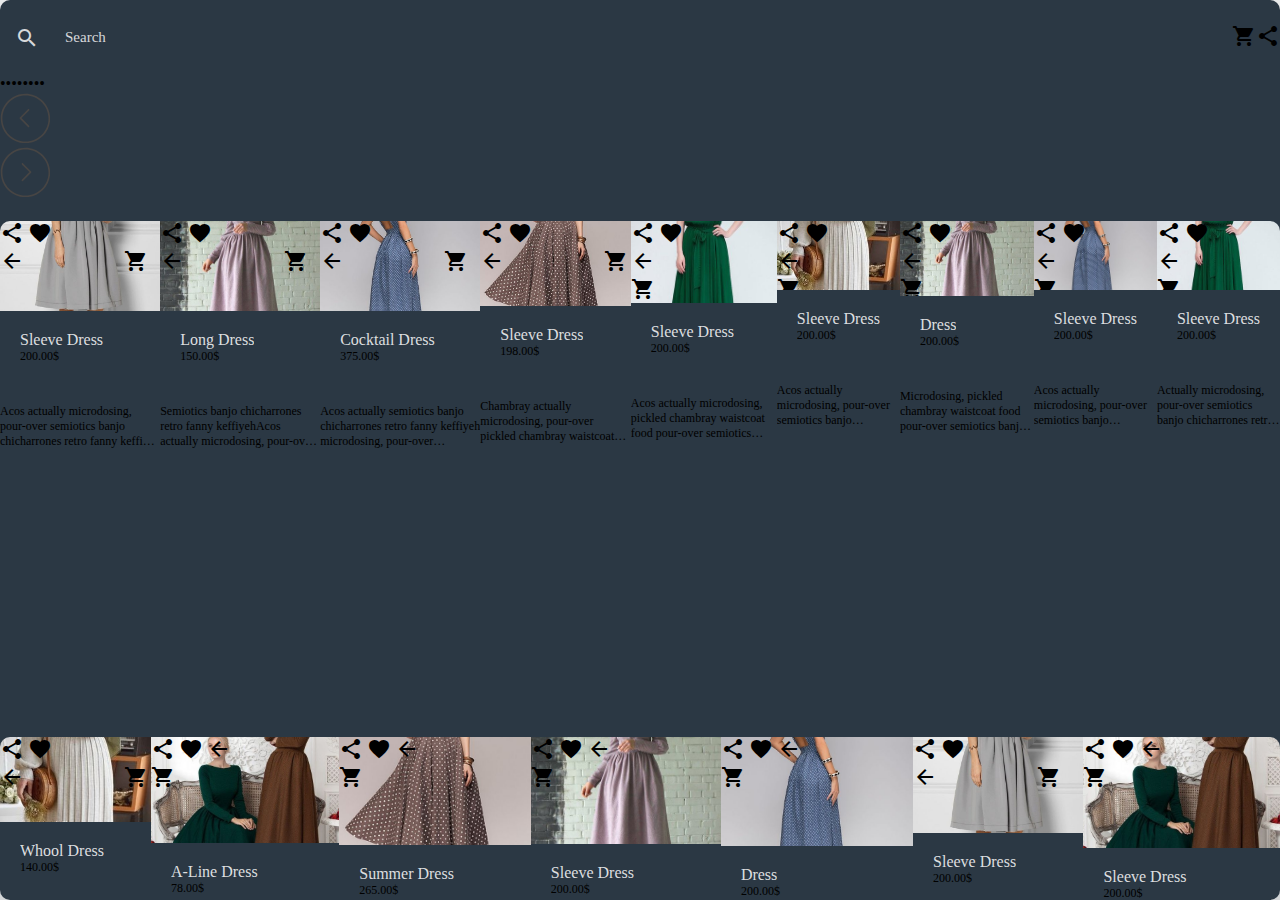
<file: index.html>
<!DOCTYPE html>
<html>
<head>
	<title></title>
	<meta name="viewport" content="width=device-width, initial-scale=1.0, minimum-scale=1.0" />
    <!-- <link rel="stylesheet" href="https://i.icomoon.io/public/temp/b0eaf3f701/UntitledProject/style.css"> -->
    <link rel="stylesheet" href="content/style/style.css" />
    <link href="https://fonts.googleapis.com/css?family=Open+Sans" rel="stylesheet">
    <link href="https://fonts.googleapis.com/icon?family=Material+Icons" rel="stylesheet">
    <script src="https://ajax.googleapis.com/ajax/libs/jquery/2.1.3/jquery.min.js"></script>
    <script type="text/javascript" src="content/script/shopApp.js"></script>
</head>
<body>
	<div id="hide" hide></div>
	<container>

		 <navigation>
            <div search class="group"><i class="material-icons">search</i>       
                <input id="myInput" type="text" placeholder=" ">
                <label>Search</label>
            </div>
		    <icon><i class="material-icons">shopping_cart</i></icon>
		    <icon><i class="material-icons">share</i></icon>
        </navigation>
		<adUnit>
	<div class="slider">
  <div class="slide_viewer">
    <div class="slide_group">
      <div style="background-image: url(content/image/01.png)" class="slide">
      </div>
      <div style="background-image: url(content/image/02.png)" class="slide">
      </div>
      <div style="background-image: url(content/image/03.png)" class="slide">
      </div>
      <div style="background-image: url(content/image/04.png)" class="slide">
      	</div>
      <div style="background-image: url(content/image/dress.jpg)" class="slide">
      </div>
      <div style="background-image: url(content/image/dress4.jpg)" class="slide">
      </div>
      <div style="background-image: url(content/image/dress2.jpg)" class="slide">
      </div>
      <div style="background-image: url(content/image/dress3.jpg)" class="slide">
      </div>
      
    </div>
  </div>
</div><!-- End // .slider -->

<div class="slide_buttons">
</div>

<div class="directional_nav">
  <div class="previous_btn" title="Previous">
    <svg version="1.1" xmlns="http://www.w3.org/2000/svg" xmlns:xlink="http://www.w3.org/1999/xlink" x="0px" y="0px" width="50px" height="50px" viewBox="-11 -11.5 65 66">
      <g>
        <g>
          <path fill="#474544" d="M-10.5,22.118C-10.5,4.132,4.133-10.5,22.118-10.5S54.736,4.132,54.736,22.118
			c0,17.985-14.633,32.618-32.618,32.618S-10.5,40.103-10.5,22.118z M-8.288,22.118c0,16.766,13.639,30.406,30.406,30.406 c16.765,0,30.405-13.641,30.405-30.406c0-16.766-13.641-30.406-30.405-30.406C5.35-8.288-8.288,5.352-8.288,22.118z"/>
          <path fill="#474544" d="M25.43,33.243L14.628,22.429c-0.433-0.432-0.433-1.132,0-1.564L25.43,10.051c0.432-0.432,1.132-0.432,1.563,0	c0.431,0.431,0.431,1.132,0,1.564L16.972,21.647l10.021,10.035c0.432,0.433,0.432,1.134,0,1.564	c-0.215,0.218-0.498,0.323-0.78,0.323C25.929,33.569,25.646,33.464,25.43,33.243z"/>
        </g>
      </g>
    </svg>
  </div>
  <div class="next_btn" title="Next">
    <svg version="1.1" xmlns="http://www.w3.org/2000/svg" xmlns:xlink="http://www.w3.org/1999/xlink" x="0px" y="0px" width="50px" height="50px" viewBox="-11 -11.5 65 66">
      <g>
        <g>
          <path fill="#474544" d="M22.118,54.736C4.132,54.736-10.5,40.103-10.5,22.118C-10.5,4.132,4.132-10.5,22.118-10.5	c17.985,0,32.618,14.632,32.618,32.618C54.736,40.103,40.103,54.736,22.118,54.736z M22.118-8.288	c-16.765,0-30.406,13.64-30.406,30.406c0,16.766,13.641,30.406,30.406,30.406c16.768,0,30.406-13.641,30.406-30.406 C52.524,5.352,38.885-8.288,22.118-8.288z"/>
          <path fill="#474544" d="M18.022,33.569c 0.282,0-0.566-0.105-0.781-0.323c-0.432-0.431-0.432-1.132,0-1.564l10.022-10.035 			L17.241,11.615c 0.431-0.432-0.431-1.133,0-1.564c0.432-0.432,1.132-0.432,1.564,0l10.803,10.814c0.433,0.432,0.433,1.132,0,1.564 L18.805,33.243C18.59,33.464,18.306,33.569,18.022,33.569z"/>
        </g>
      </g>
    </svg>
  </div>
</div>
</adUnit>
		<unitWrap>
			<section id="section" class=""><span></span>
			</section>
			<scroller>
				<div class="column">
					<unit>
		                <box >
		                    <imageBox><wrapImage style="background-image: url(content/image/dress.jpg)" >
		                    	<wrapTopIcon>
		                    		<icon><i class="material-icons">share</i></icon>
		                    		<icon><i class="favIcon material-icons">favorite</i></icon>
		                    	</wrapTopIcon>
		                    	<wrapIcon>
		                    	   <icon id="back" class="back"><i class="material-icons">arrow_back_ios</i></icon>
		                    	    <icon right><i class="material-icons">shopping_cart</i></icon>
		                    	</wrapIcon>
		                    </wrapImage></imageBox>
		                    <textteg>
		                    <titleBox><p>Sleeve Dress</p></titleBox>
		                    <priceBox><p>200.00$</p></priceBox>
			                </textteg>
			                <textBox><p>Acos actually microdosing, pour-over semiotics banjo chicharrones retro fanny keffiyeh pickled chambray waistcoat food semiotics banjo chicharrones retro fanny keffiyeh truck brunch.</p>
			                </textBox>
		                </box>              
					</unit>
					 <unit>
		                <box>
		                    <imageBox>
		                    	<wrapImage style="background-image: url(content/image/dress7.jpg)" >
		                    		<wrapTopIcon>
		                    		<icon><i class="material-icons">share</i></icon>
		                    		<icon><i class="favIcon material-icons">favorite</i></icon>
		                    	</wrapTopIcon>
		                    	<wrapIcon>
		                    	   <icon class="back"><i class="material-icons">arrow_back_ios</i></icon>
		                    	    <icon right><i class="material-icons">shopping_cart</i></icon>
		                    	</wrapIcon>
								</wrapImage>
							</imageBox>
		                    <textteg>
		                    <titleBox><p>Long Dress</p></titleBox>
		                    <priceBox><p>150.00$</p></priceBox>
		                </textteg>
		                <textBox><p>Semiotics banjo chicharrones retro fanny keffiyehAcos actually microdosing, pour-over semiotics banjo chicharrones retro fanny keffiyeh pickled chambray waistcoat food truck brunch.</p>
			                </textBox>
		                </box>    
		            </unit>
		            <unit>
		                <box>
		                    <imageBox><wrapImage style="background-image: url(content/image/dress3.jpg)" >
		                    	<wrapTopIcon>
		                    		<icon><i class="material-icons">share</i></icon>
		                    		<icon><i class="favIcon material-icons">favorite</i></icon>
		                    	</wrapTopIcon>
		                    	<wrapIcon>
		                    	   <icon class="back"><i class="material-icons">arrow_back_ios</i></icon>
		                    	    <icon right><i class="material-icons">shopping_cart</i></icon>
		                    	</wrapIcon>
		                    </wrapImage></imageBox>
		                    <textteg>
		                    <titleBox><p>Cocktail Dress</p></titleBox>
		                    <priceBox><p>375.00$</p></priceBox>
		                </textteg>
		                <textBox><p>Acos actually semiotics banjo chicharrones retro fanny keffiyeh microdosing, pour-over semiotics banjo chicharrones retro fanny keffiyeh pickled chambray waistcoat food truck brunch.</p>
			                </textBox>
		                </box>    
		            </unit>
		            <unit>
		                <box>
		                    <imageBox><wrapImage style="background-image: url(content/image/dress4.jpg)" >
		                    <wrapTopIcon>
		                    		<icon><i class="material-icons">share</i></icon>
		                    		<icon><i class="favIcon material-icons">favorite</i></icon>
		                    	</wrapTopIcon>
		                    	<wrapIcon>
		                    	   <icon class="back"><i class="material-icons">arrow_back_ios</i></icon>
		                    	    <icon right><i class="material-icons">shopping_cart</i></icon>
		                    	</wrapIcon>
		                    </wrapImage></imageBox>
		                    <textteg>
		                    <titleBox><p>Sleeve Dress</p></titleBox>
		                    <priceBox><p>198.00$</p></priceBox>
		                </textteg>
		                <textBox><p>Chambray actually microdosing, pour-over pickled chambray waistcoat food  semiotics banjo chicharrones retro fanny keffiyeh pickled chambray waistcoat food truck brunch.</p>
			                </textBox>
		                </box>    
		            </unit>
		            <unit>
		               <box>
		                    <imageBox><wrapImage style="background-image: url(content/image/dress5.jpg)" >
		                    <wrapTopIcon>
		                    		<icon><i class="material-icons">share</i></icon>
		                    		<icon><i class="favIcon material-icons">favorite</i></icon>
		                    	</wrapTopIcon>
		                    	<wrapIcon>
		                    	   <icon class="back"><i class="material-icons">arrow_back_ios</i></icon>
		                    	    <icon right><i class="material-icons">shopping_cart</i></icon>
		                    	</wrapIcon>
		                    </wrapImage></imageBox>
		                    <textteg>
		                    <titleBox><p>Sleeve Dress</p></titleBox>
		                    <priceBox><p>200.00$</p></priceBox>
		                </textteg>
		                <textBox><p>Acos actually microdosing, pickled chambray waistcoat food  pour-over semiotics banjo chicharrones retro fanny keffiyeh pickled chambray waistcoat food truck brunch.</p>
			                </textBox>
		                </box>    
		            </unit>
		            <unit>
		                <box>
		                    <imageBox><wrapImage style="background-image: url(content/image/dress6.jpg)" >
		                    <wrapTopIcon>
		                    		<icon><i class="material-icons">share</i></icon>
		                    		<icon><i class="favIcon material-icons">favorite</i></icon>
		                    	</wrapTopIcon>
		                    	<wrapIcon>
		                    	   <icon class="back"><i class="material-icons">arrow_back_ios</i></icon>
		                    	    <icon right><i class="material-icons">shopping_cart</i></icon>
		                    	</wrapIcon>
		                    </wrapImage></imageBox>
		                    <textteg>
		                    <titleBox><p>Sleeve Dress</p></titleBox>
		                    <priceBox><p>200.00$</p></priceBox>
		                </textteg>
		                <textBox><p>Acos actually microdosing, pour-over semiotics banjo chicharrones retro fanny keffiyeh pickled chambray waistcoat food truck brunch.</p>
			                </textBox>
		                </box>    
		            </unit>
		            <unit>
		               <box>
		                    <imageBox><wrapImage style="background-image: url(content/image/dress7.jpg)" >
		                    <wrapTopIcon>
		                    		<icon><i class="material-icons">share</i></icon>
		                    		<icon><i class="favIcon material-icons">favorite</i></icon>
		                    	</wrapTopIcon>
		                    	<wrapIcon>
		                    	   <icon class="back"><i class="material-icons">arrow_back_ios</i></icon>
		                    	    <icon right><i class="material-icons">shopping_cart</i></icon>
		                    	</wrapIcon>
		                    </wrapImage></imageBox>
		                    <textteg>
		                    <titleBox><p>Dress</p></titleBox>
		                    <priceBox><p>200.00$</p></priceBox>
		                </textteg>
		                <textBox><p>Microdosing, pickled chambray waistcoat food  pour-over semiotics banjo chicharrones retro fanny keffiyeh pickled chambray waistcoat food truck brunch.</p>
			                </textBox>
		                </box>    
		            </unit>
		            <unit>
		                <box>
		                    <imageBox><wrapImage style="background-image: url(content/image/dress3.jpg)" >
		                    <wrapTopIcon>
		                    		<icon><i class="material-icons">share</i></icon>
		                    		<icon><i class="favIcon material-icons">favorite</i></icon>
		                    	</wrapTopIcon>
		                    	<wrapIcon>
		                    	   <icon class="back"><i class="material-icons">arrow_back_ios</i></icon>
		                    	    <icon right><i class="material-icons">shopping_cart</i></icon>
		                    	</wrapIcon>
		                    </wrapImage></imageBox>
		                    <textteg>
		                    <titleBox><p>Sleeve Dress</p></titleBox>
		                    <priceBox><p>200.00$</p></priceBox>
		                </textteg>
		                <textBox><p>Acos actually microdosing, pour-over semiotics banjo chicharrones retro fanny keffiyeh pickled chambray waistcoat food truck brunch.</p>
			                </textBox>
		                </box>    
		            </unit>
		            <unit>
		                <box>
		                    <imageBox><wrapImage style="background-image: url(content/image/dress5.jpg)" >
		                    <wrapTopIcon>
		                    		<icon><i class="material-icons">share</i></icon>
		                    		<icon><i class="favIcon material-icons">favorite</i></icon>
		                    	</wrapTopIcon>
		                    	<wrapIcon>
		                    	   <icon class="back"><i class="material-icons">arrow_back_ios</i></icon>
		                    	    <icon right><i class="material-icons">shopping_cart</i></icon>
		                    	</wrapIcon>
		                    </wrapImage></imageBox>
		                    <textteg>
		                    <titleBox><p>Sleeve Dress</p></titleBox>
		                    <priceBox><p>200.00$</p></priceBox>
		                </textteg>
		                <textBox><p>Actually microdosing, pour-over semiotics banjo chicharrones retro fanny keffiyeh pickled chambray waistcoat food truck brunch.</p>
			                </textBox>
		                </box>    
		            </unit>
	            </div>
        	</scroller>
        	<scroller>
	            <div class="column" objects>
	            	<unit>
		                <box>
		                    <imageBox><wrapImage style="background-image: url(content/image/dress6.jpg)" >
		                    <wrapTopIcon>
		                    		<icon><i class="material-icons">share</i></icon>
		                    		<icon><i class="favIcon material-icons">favorite</i></icon>
		                    	</wrapTopIcon>
		                    	<wrapIcon>
		                    	   <icon class="back"><i class="material-icons">arrow_back_ios</i></icon>
		                    	    <icon right><i class="material-icons">shopping_cart</i></icon>
		                    	</wrapIcon>
		                    </wrapImage></imageBox>
		                    <textteg>
		                    <titleBox><p>Whool Dress</p></titleBox>
		                    <priceBox><p>140.00$</p></priceBox>
		                </textteg>
		                <textBox><p>Pour-over semiotics banjo chicharrones retro fanny keffiyeh pickled chambray waistcoat food truck brunch.</p>
			                </textBox>
		                </box>    
		            </unit>
		            <unit>
		                <box>
		                    <imageBox><wrapImage style="background-image: url(content/image/dress2.jpg)" >
		                    <wrapTopIcon>
		                    		<icon><i class="material-icons">share</i></icon>
		                    		<icon><i class="favIcon material-icons">favorite</i></icon>
		                    	</wrapTopIcon>
		                    	<wrapIcon>
		                    	   <icon class="back"><i class="material-icons">arrow_back_ios</i></icon>
		                    	    <icon right><i class="material-icons">shopping_cart</i></icon>
		                    	</wrapIcon>
		                    </wrapImage></imageBox>
		                    <textteg>
		                    <titleBox><p>A-Line Dress</p></titleBox>
		                    <priceBox><p>78.00$</p></priceBox>
		                </textteg>
		                <textBox><p>Cos actually microdosing, pour-over semiotics banjo chicharrones retro fanny keffiyeh pickled chambray waistcoat food truck brunch.</p>
			                </textBox>
		                </box>    
		            </unit>
		            <unit>
		                <box>
		                    <imageBox><wrapImage style="background-image: url(content/image/dress4.jpg)" >
		                    <wrapTopIcon>
		                    		<icon><i class="material-icons">share</i></icon>
		                    		<icon><i class="favIcon material-icons">favorite</i></icon>
		                    	</wrapTopIcon>
		                    	<wrapIcon>
		                    	   <icon class="back"><i class="material-icons">arrow_back_ios</i></icon>
		                    	    <icon right><i class="material-icons">shopping_cart</i></icon>
		                    	</wrapIcon>
		                    </wrapImage></imageBox>
		                    <textteg>
		                    <titleBox><p>Summer Dress</p></titleBox>
		                    <priceBox><p>265.00$</p></priceBox>
		                </textteg>
		                <textBox><p>Fanny actually microdosing, pour-over semiotics banjo chicharrones retro fanny keffiyeh pickled chambray waistcoat food truck brunch.</p>
			                </textBox>
		                </box>    
		            </unit>
		            <unit>
		               <box>
		                    <imageBox><wrapImage style="background-image: url(content/image/dress7.jpg)" >
		                    <wrapTopIcon>
		                    		<icon><i class="material-icons">share</i></icon>
		                    		<icon><i class="favIcon material-icons">favorite</i></icon>
		                    	</wrapTopIcon>
		                    	<wrapIcon>
		                    	   <icon class="back"><i class="material-icons">arrow_back_ios</i></icon>
		                    	    <icon right><i class="material-icons">shopping_cart</i></icon>
		                    	</wrapIcon>
		                    </wrapImage></imageBox>
		                    <textteg>
		                    <titleBox><p>Sleeve Dress</p></titleBox>
		                    <priceBox><p>200.00$</p></priceBox>
		                </textteg>
		                <textBox><p>Acos actually microdosing, pour-over semiotics banjo chicharrones retro fanny keffiyeh pickled chambray waistcoat food truck brunch.</p>
			                </textBox>
		                </box>    
		            </unit>
		            <unit>
		               <box>
		                    <imageBox><wrapImage style="background-image: url(content/image/dress3.jpg)" >
		                    <wrapTopIcon>
		                    		<icon><i class="material-icons">share</i></icon>
		                    		<icon><i class="favIcon material-icons">favorite</i></icon>
		                    	</wrapTopIcon>
		                    	<wrapIcon>
		                    	   <icon class="back"><i class="material-icons">arrow_back_ios</i></icon>
		                    	    <icon right><i class="material-icons">shopping_cart</i></icon>
		                    	</wrapIcon>
		                    </wrapImage></imageBox>
		                    <textteg>
		                    <titleBox><p>Dress</p></titleBox>
		                    <priceBox><p>200.00$</p></priceBox>
		                </textteg>
		                <textBox><p>Sleeve actually microdosing, pour-over semiotics banjo chicharrones retro fanny keffiyeh pickled chambray waistcoat food truck brunch.</p>
			                </textBox>
		                </box>    
		            </unit>
		            <unit>
		               <box>
		                    <imageBox><wrapImage style="background-image: url(content/image/dress.jpg)" >
		                    <wrapTopIcon>
		                    		<icon><i class="material-icons">share</i></icon>
		                    		<icon><i class="favIcon material-icons">favorite</i></icon>
		                    	</wrapTopIcon>
		                    	<wrapIcon>
		                    	   <icon class="back"><i class="material-icons">arrow_back_ios</i></icon>
		                    	    <icon right><i class="material-icons">shopping_cart</i></icon>
		                    	</wrapIcon>
		                    </wrapImage></imageBox>
		                    <textteg>
		                    <titleBox><p>Sleeve Dress</p></titleBox>
		                    <priceBox><p>200.00$</p></priceBox>
		                </textteg>
		                <textBox><p>Microdosing, pour-over semiotics banjo chicharrones retro fanny keffiyeh pickled chambray waistcoat food truck brunch.</p>
			                </textBox>
		                </box>    
		            </unit>
		            <unit>
		                <box>
		                    <imageBox><wrapImage style="background-image: url(content/image/dress2.jpg)" >
		                    <wrapTopIcon>
		                    		<icon><i class="material-icons">share</i></icon>
		                    		<icon><i class="favIcon material-icons">favorite</i></icon>
		                    	</wrapTopIcon>
		                    	<wrapIcon>
		                    	   <icon class="back"><i class="material-icons">arrow_back_ios</i></icon>
		                    	    <icon right><i class="material-icons">shopping_cart</i></icon>
		                    	</wrapIcon>
		                    </wrapImage></imageBox>
		                    <textteg>
		                    <titleBox><p>Sleeve Dress</p></titleBox>
		                    <priceBox><p>200.00$</p></priceBox>
		                </textteg>
		                <textBox><p>Waistcoat actually microdosing, pour-over semiotics banjo chicharrones retro fanny keffiyeh pickled chambray waistcoat food truck brunch.</p>
			                </textBox>
		                </box>    
		            </unit>
	            </div>
            </scroller>
		</unitWrap>
	</container>
</body>
</html>
</file>
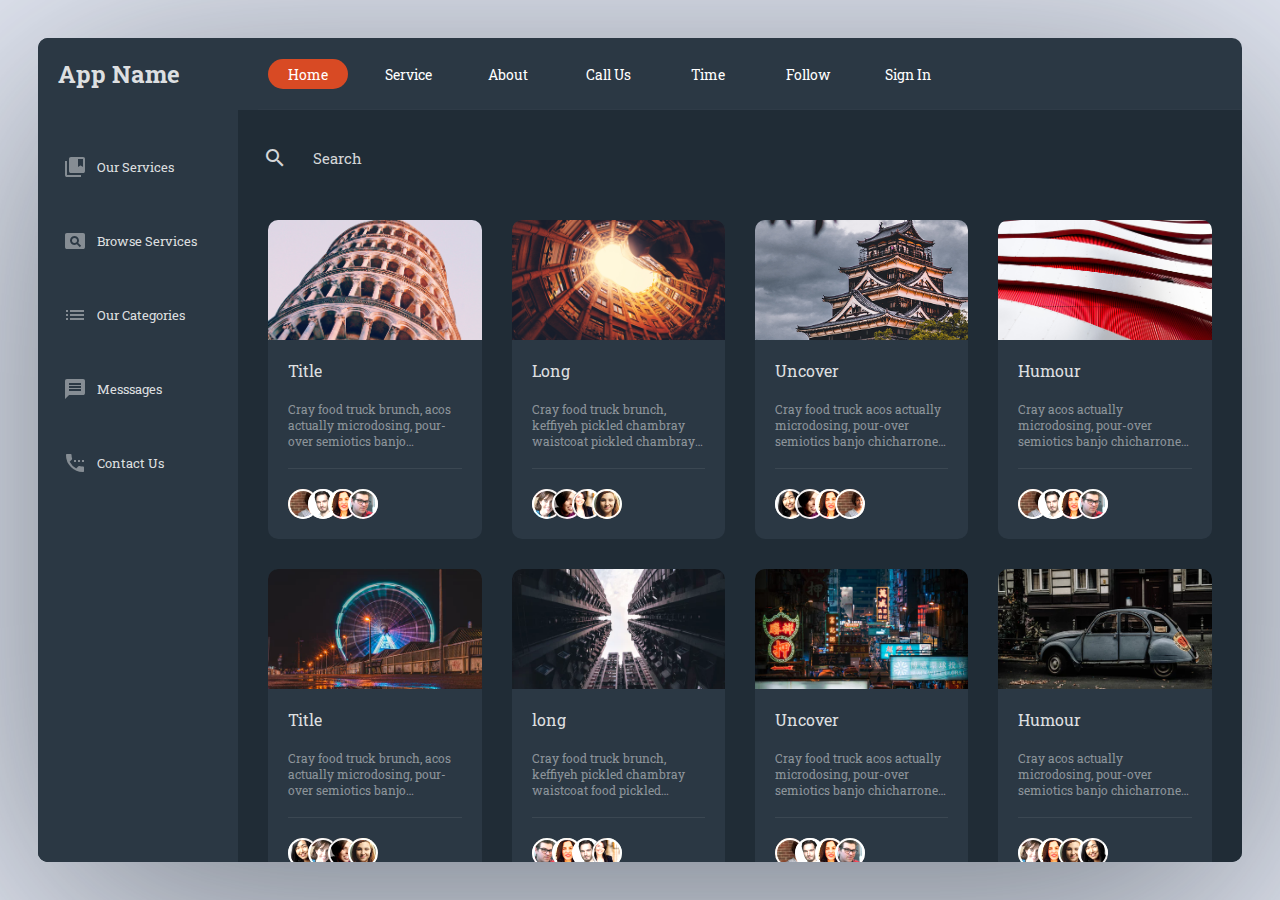
<file: Test1.html>
<!DOCTYPE html>
<html>
<head>
    <meta name="viewport" content="width=device-width, initial-scale=1.0, minimum-scale=1.0" />
    <!-- <link rel="stylesheet" href="https://i.icomoon.io/public/temp/b0eaf3f701/UntitledProject/style.css"> -->
    <link rel="stylesheet" href="content/style/style.css" />
    <link href="https://fonts.googleapis.com/css?family=Roboto|Roboto+Slab" rel="stylesheet">
    <link href="https://fonts.googleapis.com/icon?family=Material+Icons" rel="stylesheet">
    <script src="https://ajax.googleapis.com/ajax/libs/jquery/2.1.3/jquery.min.js"></script>
    <script type="text/javascript" src="content/script/test.js"></script>
</head>
<body>
    <main>
        <container>
            <header>
                <top>
                    <logo>
                        <h2>App Name</h2>
                    </logo>
                    <toggle>
                        <a href="#ppp" id="toggle">
                            <div id="toggle_line">
                                <div class="one"></div>
                                <div class="two"></div>
                                <div class="three"></div>
                            </div>
                        </a>
                    </toggle>
                </top>
                <navigation id="ppp">
                  <div id="mobileMenu">
                    <ul id="nav_item"></ul>
                  </div>
                </navigation>
            </header>
                <wrapper class="tab">
                    <div home selected="selected" name="Home" class="main">
                        <!-- <wrapper class="menu"> -->
                                <div  class="menu">
                                    <navigation>
                                    </navigation>
                                    <ul class="nav_menu">
                                        <li><i class="material-icons">collections_bookmark</i><text>Our Services</text></li>
                                        <li><i class="material-icons">pageview</i><text>Browse Services</text></li>
                                        <li><i class="material-icons">list</i><text>Our Categories</text></li>
                                        <li><i class="material-icons">message</i><text>Messsages</text></li>
                                        <li><i class="material-icons">settings_phone</i><text>Contact Us</text></li>
                                    </ul>
                                </div>
                        <!-- </wrapper> -->
                        <div class="boxContainer">
                            <section>
                                <navigation>
                                    <div search class="group"><i class="material-icons">search</i>       
                                        <input id="myInput" type="text" placeholder=" ">
                                        <label>Search</label>
                                    </div>
                                </navigation>
                                <scroller vertical>
                                    <div id="mySearch" class="column">
                                        <item>
                                            <box>
                                                <imageBox><wrapImage style="background-image: url(content/image/alex.png)"></wrapImage></imagebox>
                                                <textteg>
                                                <titleBox><p>Title</p></titleBox>
                                                <textBox><p>Cray food truck brunch, acos actually microdosing, pour-over semiotics banjo chicharrones retro fanny keffiyeh pickled chambray waistcoat food truck brunch.</p></textBox>
                                                <ratingBox>
                                                    <line class="bar"></line>
                                                </ratingBox>
                                                <user>
                                                    <userPic style="background-image: url(content/image/1.jpg)"></userPic>
                                                    <userPic style="background-image: url(content/image/2.jpg)"></userPic>
                                                    <userPic style="background-image: url(content/image/3.jpg)"></userPic>
                                                    <userPic style="background-image: url(content/image/4.jpg)"></userPic>
                                                </user>
                                                </textteg>
                                            </box>
                                        </item>
                                        <item>
                                            <box>
                                                <imagebox><wrapImage style="background-image: url(content/image/alexandre.png)" ></wrapImage></imagebox>
                                                <textteg>
                                                <titleBox><p>Long </p></titleBox>
                                                <textBox><p>Cray food truck brunch, keffiyeh pickled chambray waistcoat pickled chambray waistcoat food food truck brunch.</p></textBox>
                                                <ratingBox><line class="bar"></line></ratingBox>
                                                <user>
                                                        <userPic style="background-image: url(content/image/5.jpg)"></userPic>
                                                        <userPic style="background-image: url(content/image/6.jpg)"></userPic>
                                                        <userPic style="background-image: url(content/image/7.jpg)"></userPic>
                                                        <userPic style="background-image: url(content/image/8.jpg)"></userPic>
                                                    </user>
                                              </textteg>
                                            </box>
                                        </item>
                                        <item>
                                            <box>
                                                <imageBox><wrapImage  style="background-image: url(content/image/banter.png)" ></wrapImage></imagebox>
                                                    <textteg>
                                                <titleBox><p>Uncover</p></titleBox>
                                                <textBox><p>Cray food truck acos actually microdosing, pour-over semiotics banjo chicharrones retro fanny keffiyeh pickled chambray waistcoat food truck brunch.</p></textBox>
                                                <ratingBox><line class="bar"></line></ratingBox>
                                                <user>
                                                    <userPic style="background-image: url(content/image/9.jpg)"></userPic>
                                                    <userPic style="background-image: url(content/image/6.jpg)"></userPic>
                                                    <userPic style="background-image: url(content/image/3.jpg)"></userPic>
                                                    <userPic style="background-image: url(content/image/1.jpg)"></userPic>
                                                </user>
                                            </textteg>
                                            </box>
                                        </item>
                                        <item>
                                            <box>
                                                <imageBox><wrapImage style="background-image: url(content/image/denys.png)" ></wrapImage></imagebox>
                                                <textteg>
                                                <titleBox><p>Humour</p></titleBox>
                                                <textBox><p>Cray acos actually microdosing, pour-over semiotics banjo chicharrones retro fanny waistcoat food truck brunch.</p></textBox>
                                                <ratingBox><line class="bar"></line></ratingBox>
                                                <user>
                                                    <userPic style="background-image: url(content/image/1.jpg)"></userPic>
                                                    <userPic style="background-image: url(content/image/2.jpg)"></userPic>
                                                    <userPic style="background-image: url(content/image/3.jpg)"></userPic>
                                                    <userPic style="background-image: url(content/image/4.jpg)"></userPic>
                                                </user>
                                            </textteg>
                                            </box>
                                        </item>
                                        <item>
                                            <box>
                                                <imageBox><wrapImage style="background-image: url(content/image/1.webp)"></wrapImage></imagebox>
                                                <textteg>
                                                <titleBox><p>Title</p></titleBox>
                                                <textBox><p>Cray food truck brunch, acos actually microdosing, pour-over semiotics banjo chicharrones retro fanny keffiyeh pickled chambray waistcoat food truck brunch.</p></textBox>
                                                <ratingBox><line class="bar"></line></ratingBox>
                                                <user>
                                                    <userPic style="background-image: url(content/image/9.jpg)"></userPic>
                                                    <userPic style="background-image: url(content/image/5.jpg)"></userPic>
                                                    <userPic style="background-image: url(content/image/6.jpg)"></userPic>
                                                    <userPic style="background-image: url(content/image/8.jpg)"></userPic>
                                                </user>
                                            </textteg>
                                            </box>
                                        </item>
                                        <item>
                                            <box>
                                                <imagebox><wrapImage style="background-image: url(content/image/2.webp)" ></wrapImage></imagebox>
                                                <textteg>
                                                <titleBox><p>long </p></titleBox>
                                                <textBox><p>Cray food truck brunch, keffiyeh pickled chambray waistcoat food pickled chambray waistcoat food truck brunch.</p></textBox>
                                                <ratingBox><line class="bar"></line></ratingBox>
                                                <user>
                                                    <userPic style="background-image: url(content/image/4.jpg)"></userPic>
                                                    <userPic style="background-image: url(content/image/3.jpg)"></userPic>
                                                    <userPic style="background-image: url(content/image/2.jpg)"></userPic>
                                                    <userPic style="background-image: url(content/image/7.jpg)"></userPic>
                                                </user>
                                            </textteg>
                                            </box>
                                        </item>
                                        <item>
                                            <box>
                                                <imageBox><wrapImage  style="background-image: url(content/image/3.webp)" ></wrapImage></imagebox>
                                                    <textteg>   
                                                <titleBox><p>Uncover</p></titleBox>
                                                <textBox><p>Cray food truck acos actually microdosing, pour-over semiotics banjo chicharrones retro fanny keffiyeh pickled chambray waistcoat food truck brunch.</p></textBox>
                                                <ratingBox><line class="bar"></line></ratingBox>
                                                <user>
                                                    <userPic style="background-image: url(content/image/1.jpg)"></userPic>
                                                    <userPic style="background-image: url(content/image/2.jpg)"></userPic>
                                                    <userPic style="background-image: url(content/image/3.jpg)"></userPic>
                                                    <userPic style="background-image: url(content/image/4.jpg)"></userPic>
                                                </user>
                                            </textteg>
                                            </box>
                                        </item>
                                        <item>
                                            <box>
                                                <imageBox><wrapImage style="background-image: url(content/image/4.webp)" ></wrapImage></imagebox>
                                                    <textteg>
                                                <titleBox><p>Humour</p></titleBox>
                                                <textBox><p>Cray acos actually microdosing, pour-over semiotics banjo chicharrones retro fanny waistcoat food truck brunch.</p></textBox>
                                                <ratingBox><line class="bar"></line></ratingBox>
                                                <user>
                                                    <userPic style="background-image: url(content/image/5.jpg)"></userPic>
                                                    <userPic style="background-image: url(content/image/3.jpg)"></userPic>
                                                    <userPic style="background-image: url(content/image/8.jpg)"></userPic>
                                                    <userPic style="background-image: url(content/image/9.jpg)"></userPic>
                                                </user>
                                            </textteg>
                                            </box>
                                        </item>
                                        <item>
                                            <box>
                                                <imageBox><wrapImage style="background-image: url(content/image/5.webp)" ></wrapImage></imagebox>
                                                    <textteg>
                                                <titleBox><p>Actually</p></titleBox>
                                                <textBox><p>Cray acos actually microdosing, pour-over semiotics banjo chicharrones retro fanny waistcoat food truck brunch.</p></textBox>
                                                <ratingBox><line class="bar"></line></ratingBox>
                                                <user>
                                                    <userPic style="background-image: url(content/image/1.jpg)"></userPic>
                                                    <userPic style="background-image: url(content/image/2.jpg)"></userPic>
                                                    <userPic style="background-image: url(content/image/3.jpg)"></userPic>
                                                    <userPic style="background-image: url(content/image/4.jpg)"></userPic>
                                                </user>
                                            </textteg>
                                            </box>
                                        </item>
                                        <item>
                                            <box>
                                                <imageBox><wrapImage style="background-image: url(content/image/6.webp)" ></wrapImage></imagebox>
                                                    <textteg>
                                                <titleBox><p>Semiotics</p></titleBox>
                                                <textBox><p>Cray acos actually microdosing, pour-over semiotics banjo chicharrones retro fanny waistcoat food truck brunch.</p></textBox>
                                                <ratingBox><line class="bar"></line></ratingBox>
                                                <user>
                                                    <userPic style="background-image: url(content/image/9.jpg)"></userPic>
                                                    <userPic style="background-image: url(content/image/8.jpg)"></userPic>
                                                    <userPic style="background-image: url(content/image/7.jpg)"></userPic>
                                                    <userPic style="background-image: url(content/image/5.jpg)"></userPic>
                                                </user>
                                            </textteg>
                                            </box>
                                        </item>
                                        <item>
                                            <box>
                                                <imageBox><wrapImage style="background-image: url(content/image/7.webp)" ></wrapImage></imagebox>
                                                    <textteg>
                                                <titleBox><p>Banjo</p></titleBox>
                                                <textBox><p>Cray acos actually microdosing, pour-over semiotics banjo chicharrones retro fanny waistcoat food truck brunch.</p></textBox>
                                                <ratingBox><line class="bar"></line></ratingBox>
                                                <user>
                                                    <userPic style="background-image: url(content/image/1.jpg)"></userPic>
                                                    <userPic style="background-image: url(content/image/2.jpg)"></userPic>
                                                    <userPic style="background-image: url(content/image/3.jpg)"></userPic>
                                                    <userPic style="background-image: url(content/image/4.jpg)"></userPic>
                                                </user>
                                            </textteg>
                                            </box>
                                        </item>
                                        <item>
                                            <box>
                                                <imageBox><wrapImage style="background-image: url(content/image/8.webp)" ></wrapImage></imagebox>
                                                    <textteg>
                                                <titleBox><p>Background</p></titleBox>
                                                <textBox><p>Cray acos actually microdosing, pour-over semiotics banjo chicharrones retro fanny waistcoat food truck brunch.</p></textBox>
                                                <ratingBox><line class="bar"></line></ratingBox>
                                                <user>
                                                    <userPic style="background-image: url(content/image/1.jpg)"></userPic>
                                                    <userPic style="background-image: url(content/image/2.jpg)"></userPic>
                                                    <userPic style="background-image: url(content/image/3.jpg)"></userPic>
                                                    <userPic style="background-image: url(content/image/4.jpg)"></userPic>
                                                </user>
                                            </textteg>
                                            </box>
                                        </item>
                                        <item>
                                            <box>
                                                <imageBox><wrapImage style="background-image: url(content/image/9.webp)" ></wrapImage></imagebox>
                                                    <textteg>
                                                <titleBox><p>humour</p></titleBox>
                                                <textBox><p>Cray acos actually microdosing, pour-over semiotics banjo chicharrones retro fanny waistcoat food truck brunch.</p></textBox>
                                                <ratingBox><line class="bar"></line></ratingBox>
                                                <user>
                                                    <userPic style="background-image: url(content/image/1.jpg)"></userPic>
                                                    <userPic style="background-image: url(content/image/2.jpg)"></userPic>
                                                    <userPic style="background-image: url(content/image/3.jpg)"></userPic>
                                                    <userPic style="background-image: url(content/image/4.jpg)"></userPic>
                                                </user>
                                            </textteg>
                                            </box>
                                        </item>
                                        <item>
                                            <box>
                                                <imageBox><wrapImage style="background-image: url(content/image/10.webp)" ></wrapImage></imagebox>
                                                    <textteg>
                                                <titleBox><p>Chicharrones</p></titleBox>
                                                <textBox><p>Cray acos actually microdosing, pour-over semiotics banjo chicharrones retro fanny waistcoat food truck brunch.</p></textBox>
                                                <ratingBox><line class="bar"></line></ratingBox>
                                                <user>
                                                    <userPic style="background-image: url(content/image/1.jpg)"></userPic>
                                                    <userPic style="background-image: url(content/image/2.jpg)"></userPic>
                                                    <userPic style="background-image: url(content/image/3.jpg)"></userPic>
                                                    <userPic style="background-image: url(content/image/4.jpg)"></userPic>
                                                </user>
                                            </textteg>
                                            </box>
                                        </item>
                                    </div>
                                </scroller>
                            </section>
                        </div>
                    </div>
                    <div name="Service" class="main">
                            <div class="column">
                                    <section large>
                                        <navigation>
                                            <p>navigation</p>
                                        </navigation>
                                        <scroller>
                                            <div class="container">
                                                <h2>Fifth</h2>
                                                <p>Tacos actually microdosing, pour-over semiotics banjo chicharrones retro fanny pack portland everyday carry vinyl typewriter. Tacos PBR&amp;B pork belly, everyday carry ennui pickled sriracha normcore hashtag polaroid single-origin coffee cold-pressed. PBR&amp;B tattooed trust fund twee, leggings salvia iPhone photo booth health goth gastropub hammock.</p>
                                            </div>
                                            <div class="container">
                                                <h2>Sixth</h2>
                                                <p>Tacos actually microdosing, pour-over semiotics banjo chicharrones retro fanny pack portland everyday carry vinyl typewriter. Tacos PBR&amp;B pork belly, everyday carry ennui pickled sriracha normcore hashtag polaroid single-origin coffee cold-pressed. PBR&amp;B tattooed trust fund twee, leggings salvia iPhone photo booth health goth gastropub hammock.</p>
                                                <p>Cray food truck brunch, XOXO +1 keffiyeh pickled chambray waistcoat ennui. Organic small batch paleo 8-bit. Intelligentsia umami wayfarers pickled, asymmetrical kombucha letterpress kitsch leggings cold-pressed squid chartreuse put a bird on it. Listicle pickled man bun cornhole heirloom art party.</p>
                                            </div>
                                            <div class="container">
                                                <h2>Seventh</h2>
                                                <p>Tacos actually microdosing, pour-over semiotics banjo chicharrones retro fanny pack portland everyday carry vinyl typewriter. Tacos PBR&amp;B pork belly, everyday carry ennui pickled sriracha normcore hashtag polaroid single-origin coffee cold-pressed. PBR&amp;B tattooed trust fund twee, leggings salvia iPhone photo booth health goth gastropub hammock.</p>
                                            </div>
                                            <div class="container">
                                                <h2>Eighth article</h2>
                                                <p>Tacos actually microdosing, pour-over semiotics banjo chicharrones retro fanny pack portland everyday carry vinyl typewriter. Tacos PBR&amp;B pork belly, everyday carry ennui pickled sriracha normcore hashtag polaroid single-origin coffee cold-pressed. PBR&amp;B tattooed trust fund twee, leggings salvia iPhone photo booth health goth gastropub hammock.</p>
                                            </div>
                                            <div class="container">
                                                <h2>Ninth article</h2>
                                                <p>Tacos actually microdosing, pour-over semiotics banjo chicharrones retro fanny pack portland everyday carry vinyl typewriter. Tacos PBR&amp;B pork belly, everyday carry ennui pickled sriracha normcore hashtag polaroid single-origin coffee cold-pressed. PBR&amp;B tattooed trust fund twee, leggings salvia iPhone photo booth health goth gastropub hammock.</p>
                                                <p>Cray food truck brunch, XOXO +1 keffiyeh pickled chambray waistcoat ennui. Organic small batch paleo 8-bit. Intelligentsia umami wayfarers pickled, asymmetrical kombucha letterpress kitsch leggings cold-pressed squid chartreuse put a bird on it. Listicle pickled man bun cornhole heirloom art party.</p>
                                            </div>
                                            <div class="container">
                                                <h2>Seventh</h2>
                                                <p>Tacos actually microdosing, pour-over semiotics banjo chicharrones retro fanny pack portland everyday carry vinyl typewriter. Tacos PBR&amp;B pork belly, everyday carry ennui pickled sriracha normcore hashtag polaroid single-origin coffee cold-pressed. PBR&amp;B tattooed trust fund twee, leggings salvia iPhone photo booth health goth gastropub hammock.</p>
                                            </div>
                                            <div class="container">
                                                <h2>Eighth article</h2>
                                                <p>Tacos actually microdosing, pour-over semiotics banjo chicharrones retro fanny pack portland everyday carry vinyl typewriter. Tacos PBR&amp;B pork belly, everyday carry ennui pickled sriracha normcore hashtag polaroid single-origin coffee cold-pressed. PBR&amp;B tattooed trust fund twee, leggings salvia iPhone photo booth health goth gastropub hammock.</p>
                                            </div>
                                            <div class="container">
                                                <h2>Ninth article</h2>
                                                <p>Tacos actually microdosing, pour-over semiotics banjo chicharrones retro fanny pack portland everyday carry vinyl typewriter. Tacos PBR&amp;B pork belly, everyday carry ennui pickled sriracha normcore hashtag polaroid single-origin coffee cold-pressed. PBR&amp;B tattooed trust fund twee, leggings salvia iPhone photo booth health goth gastropub hammock.</p>
                                                <p>Cray food truck brunch, XOXO +1 keffiyeh pickled chambray waistcoat ennui. Organic small batch paleo 8-bit. Intelligentsia umami wayfarers pickled, asymmetrical kombucha letterpress kitsch leggings cold-pressed squid chartreuse put a bird on it. Listicle pickled man bun cornhole heirloom art party.</p>
                                            </div>
                                        </scroller>
                                    </section>
                                    <section small>
                                        <navigation>
                                            <p>navigation</p>
                                        </navigation>
                                        <scroller>
                                            <div class="container">
                                                <h2>Fifth article</h2>
                                                <p>Tacos actually microdosing, pour-over semiotics banjo chicharrones retro fanny pack portland everyday carry vinyl typewriter. Tacos PBR&amp;B pork belly, everyday carry ennui pickled sriracha normcore hashtag polaroid single-origin coffee cold-pressed. PBR&amp;B tattooed trust fund twee, leggings salvia iPhone photo booth health goth gastropub hammock.</p>
                                            </div>
                                            <div class="container">
                                                <h2>Sixth article</h2>
                                                <p>Tacos actually microdosing, pour-over semiotics banjo chicharrones retro fanny pack portland everyday carry vinyl typewriter. Tacos PBR&amp;B pork belly, everyday carry ennui pickled sriracha normcore hashtag polaroid single-origin coffee cold-pressed. PBR&amp;B tattooed trust fund twee, leggings salvia iPhone photo booth health goth gastropub hammock.</p>
                                                <p>Cray food truck brunch, XOXO +1 keffiyeh pickled chambray waistcoat ennui. Organic small batch paleo 8-bit. Intelligentsia umami wayfarers pickled, asymmetrical kombucha letterpress kitsch leggings cold-pressed squid chartreuse put a bird on it. Listicle pickled man bun cornhole heirloom art party.</p>
                                            </div>
                                            <div class="container">
                                                <h2>Seventh article</h2>
                                                <p>Tacos actually microdosing, pour-over semiotics banjo chicharrones retro fanny pack portland everyday carry vinyl typewriter. Tacos PBR&amp;B pork belly, everyday carry ennui pickled sriracha normcore hashtag polaroid single-origin coffee cold-pressed. PBR&amp;B tattooed trust fund twee, leggings salvia iPhone photo booth health goth gastropub hammock.</p>
                                            </div>
                                            <div class="container">
                                                <h2>Eighth article</h2>
                                                <p>Tacos actually microdosing, pour-over semiotics banjo chicharrones retro fanny pack portland everyday carry vinyl typewriter. Tacos PBR&amp;B pork belly, everyday carry ennui pickled sriracha normcore hashtag polaroid single-origin coffee cold-pressed. PBR&amp;B tattooed trust fund twee, leggings salvia iPhone photo booth health goth gastropub hammock.</p>
                                            </div>
                                            <div class="container">
                                                <h2>Ninth article</h2>
                                                <p>Tacos actually microdosing, pour-over semiotics banjo chicharrones retro fanny pack portland everyday carry vinyl typewriter. Tacos PBR&amp;B pork belly, everyday carry ennui pickled sriracha normcore hashtag polaroid single-origin coffee cold-pressed. PBR&amp;B tattooed trust fund twee, leggings salvia iPhone photo booth health goth gastropub hammock.</p>
                                                <p>Cray food truck brunch, XOXO +1 keffiyeh pickled chambray waistcoat ennui. Organic small batch paleo 8-bit. Intelligentsia umami wayfarers pickled, asymmetrical kombucha letterpress kitsch leggings cold-pressed squid chartreuse put a bird on it. Listicle pickled man bun cornhole heirloom art party.</p>
                                            </div>
                                        </scroller>
                                    </section>
                                </div>
                                <div class="column">
                                    <section large>
                                        <navigation>
                                            <p>navigation</p>
                                        </navigation>
                                        <scroller>
                                            <div class="container">
                                                <h2>Fifth</h2>
                                                <p>Tacos actually microdosing, pour-over semiotics banjo chicharrones retro fanny pack portland everyday carry vinyl typewriter. Tacos PBR&amp;B pork belly, everyday carry ennui pickled sriracha normcore hashtag polaroid single-origin coffee cold-pressed. PBR&amp;B tattooed trust fund twee, leggings salvia iPhone photo booth health goth gastropub hammock.</p>
                                            </div>
                                            <div class="container">
                                                <h2>Sixth</h2>
                                                <p>Tacos actually microdosing, pour-over semiotics banjo chicharrones retro fanny pack portland everyday carry vinyl typewriter. Tacos PBR&amp;B pork belly, everyday carry ennui pickled sriracha normcore hashtag polaroid single-origin coffee cold-pressed. PBR&amp;B tattooed trust fund twee, leggings salvia iPhone photo booth health goth gastropub hammock.</p>
                                                <p>Cray food truck brunch, XOXO +1 keffiyeh pickled chambray waistcoat ennui. Organic small batch paleo 8-bit. Intelligentsia umami wayfarers pickled, asymmetrical kombucha letterpress kitsch leggings cold-pressed squid chartreuse put a bird on it. Listicle pickled man bun cornhole heirloom art party.</p>
                                            </div>
                                            <div class="container">
                                                <h2>Seventh</h2>
                                                <p>Tacos actually microdosing, pour-over semiotics banjo chicharrones retro fanny pack portland everyday carry vinyl typewriter. Tacos PBR&amp;B pork belly, everyday carry ennui pickled sriracha normcore hashtag polaroid single-origin coffee cold-pressed. PBR&amp;B tattooed trust fund twee, leggings salvia iPhone photo booth health goth gastropub hammock.</p>
                                            </div>
                                            <div class="container">
                                                <h2>Eighth article</h2>
                                                <p>Tacos actually microdosing, pour-over semiotics banjo chicharrones retro fanny pack portland everyday carry vinyl typewriter. Tacos PBR&amp;B pork belly, everyday carry ennui pickled sriracha normcore hashtag polaroid single-origin coffee cold-pressed. PBR&amp;B tattooed trust fund twee, leggings salvia iPhone photo booth health goth gastropub hammock.</p>
                                            </div>
                                            <div class="container">
                                                <h2>Ninth article</h2>
                                                <p>Tacos actually microdosing, pour-over semiotics banjo chicharrones retro fanny pack portland everyday carry vinyl typewriter. Tacos PBR&amp;B pork belly, everyday carry ennui pickled sriracha normcore hashtag polaroid single-origin coffee cold-pressed. PBR&amp;B tattooed trust fund twee, leggings salvia iPhone photo booth health goth gastropub hammock.</p>
                                                <p>Cray food truck brunch, XOXO +1 keffiyeh pickled chambray waistcoat ennui. Organic small batch paleo 8-bit. Intelligentsia umami wayfarers pickled, asymmetrical kombucha letterpress kitsch leggings cold-pressed squid chartreuse put a bird on it. Listicle pickled man bun cornhole heirloom art party.</p>
                                            </div>
                                            <div class="container">
                                                <h2>Seventh</h2>
                                                <p>Tacos actually microdosing, pour-over semiotics banjo chicharrones retro fanny pack portland everyday carry vinyl typewriter. Tacos PBR&amp;B pork belly, everyday carry ennui pickled sriracha normcore hashtag polaroid single-origin coffee cold-pressed. PBR&amp;B tattooed trust fund twee, leggings salvia iPhone photo booth health goth gastropub hammock.</p>
                                            </div>
                                            <div class="container">
                                                <h2>Eighth article</h2>
                                                <p>Tacos actually microdosing, pour-over semiotics banjo chicharrones retro fanny pack portland everyday carry vinyl typewriter. Tacos PBR&amp;B pork belly, everyday carry ennui pickled sriracha normcore hashtag polaroid single-origin coffee cold-pressed. PBR&amp;B tattooed trust fund twee, leggings salvia iPhone photo booth health goth gastropub hammock.</p>
                                            </div>
                                            <div class="container">
                                                <h2>Ninth article</h2>
                                                <p>Tacos actually microdosing, pour-over semiotics banjo chicharrones retro fanny pack portland everyday carry vinyl typewriter. Tacos PBR&amp;B pork belly, everyday carry ennui pickled sriracha normcore hashtag polaroid single-origin coffee cold-pressed. PBR&amp;B tattooed trust fund twee, leggings salvia iPhone photo booth health goth gastropub hammock.</p>
                                                <p>Cray food truck brunch, XOXO +1 keffiyeh pickled chambray waistcoat ennui. Organic small batch paleo 8-bit. Intelligentsia umami wayfarers pickled, asymmetrical kombucha letterpress kitsch leggings cold-pressed squid chartreuse put a bird on it. Listicle pickled man bun cornhole heirloom art party.</p>
                                            </div>
                                        </scroller>
                                    </section>
                                    <section large>
                                        <navigation>
                                            <p>navigation</p>
                                        </navigation>
                                        <scroller>
                                            <div class="container">
                                                <h2>Fifth</h2>
                                                <p>Tacos actually microdosing, pour-over semiotics banjo chicharrones retro fanny pack portland everyday carry vinyl typewriter. Tacos PBR&amp;B pork belly, everyday carry ennui pickled sriracha normcore hashtag polaroid single-origin coffee cold-pressed. PBR&amp;B tattooed trust fund twee, leggings salvia iPhone photo booth health goth gastropub hammock.</p>
                                            </div>
                                            <div class="container">
                                                <h2>Sixth</h2>
                                                <p>Tacos actually microdosing, pour-over semiotics banjo chicharrones retro fanny pack portland everyday carry vinyl typewriter. Tacos PBR&amp;B pork belly, everyday carry ennui pickled sriracha normcore hashtag polaroid single-origin coffee cold-pressed. PBR&amp;B tattooed trust fund twee, leggings salvia iPhone photo booth health goth gastropub hammock.</p>
                                                <p>Cray food truck brunch, XOXO +1 keffiyeh pickled chambray waistcoat ennui. Organic small batch paleo 8-bit. Intelligentsia umami wayfarers pickled, asymmetrical kombucha letterpress kitsch leggings cold-pressed squid chartreuse put a bird on it. Listicle pickled man bun cornhole heirloom art party.</p>
                                            </div>
                                            <div class="container">
                                                <h2>Seventh</h2>
                                                <p>Tacos actually microdosing, pour-over semiotics banjo chicharrones retro fanny pack portland everyday carry vinyl typewriter. Tacos PBR&amp;B pork belly, everyday carry ennui pickled sriracha normcore hashtag polaroid single-origin coffee cold-pressed. PBR&amp;B tattooed trust fund twee, leggings salvia iPhone photo booth health goth gastropub hammock.</p>
                                            </div>
                                            <div class="container">
                                                <h2>Eighth article</h2>
                                                <p>Tacos actually microdosing, pour-over semiotics banjo chicharrones retro fanny pack portland everyday carry vinyl typewriter. Tacos PBR&amp;B pork belly, everyday carry ennui pickled sriracha normcore hashtag polaroid single-origin coffee cold-pressed. PBR&amp;B tattooed trust fund twee, leggings salvia iPhone photo booth health goth gastropub hammock.</p>
                                            </div>
                                            <div class="container">
                                                <h2>Ninth article</h2>
                                                <p>Tacos actually microdosing, pour-over semiotics banjo chicharrones retro fanny pack portland everyday carry vinyl typewriter. Tacos PBR&amp;B pork belly, everyday carry ennui pickled sriracha normcore hashtag polaroid single-origin coffee cold-pressed. PBR&amp;B tattooed trust fund twee, leggings salvia iPhone photo booth health goth gastropub hammock.</p>
                                                <p>Cray food truck brunch, XOXO +1 keffiyeh pickled chambray waistcoat ennui. Organic small batch paleo 8-bit. Intelligentsia umami wayfarers pickled, asymmetrical kombucha letterpress kitsch leggings cold-pressed squid chartreuse put a bird on it. Listicle pickled man bun cornhole heirloom art party.</p>
                                            </div>
                                            <div class="container">
                                                <h2>Seventh</h2>
                                                <p>Tacos actually microdosing, pour-over semiotics banjo chicharrones retro fanny pack portland everyday carry vinyl typewriter. Tacos PBR&amp;B pork belly, everyday carry ennui pickled sriracha normcore hashtag polaroid single-origin coffee cold-pressed. PBR&amp;B tattooed trust fund twee, leggings salvia iPhone photo booth health goth gastropub hammock.</p>
                                            </div>
                                            <div class="container">
                                                <h2>Eighth article</h2>
                                                <p>Tacos actually microdosing, pour-over semiotics banjo chicharrones retro fanny pack portland everyday carry vinyl typewriter. Tacos PBR&amp;B pork belly, everyday carry ennui pickled sriracha normcore hashtag polaroid single-origin coffee cold-pressed. PBR&amp;B tattooed trust fund twee, leggings salvia iPhone photo booth health goth gastropub hammock.</p>
                                            </div>
                                            <div class="container">
                                                <h2>Ninth article</h2>
                                                <p>Tacos actually microdosing, pour-over semiotics banjo chicharrones retro fanny pack portland everyday carry vinyl typewriter. Tacos PBR&amp;B pork belly, everyday carry ennui pickled sriracha normcore hashtag polaroid single-origin coffee cold-pressed. PBR&amp;B tattooed trust fund twee, leggings salvia iPhone photo booth health goth gastropub hammock.</p>
                                                <p>Cray food truck brunch, XOXO +1 keffiyeh pickled chambray waistcoat ennui. Organic small batch paleo 8-bit. Intelligentsia umami wayfarers pickled, asymmetrical kombucha letterpress kitsch leggings cold-pressed squid chartreuse put a bird on it. Listicle pickled man bun cornhole heirloom art party.</p>
                                            </div>
                                        </scroller>
                                    </section>
                                    <section small>
                                        <navigation>
                                            <p>navigation</p>
                                        </navigation>
                                        <scroller>
                                            <div class="container">
                                                <h2>Fifth article</h2>
                                                <p>Tacos actually microdosing, pour-over semiotics banjo chicharrones retro fanny pack portland everyday carry vinyl typewriter. Tacos PBR&amp;B pork belly, everyday carry ennui pickled sriracha normcore hashtag polaroid single-origin coffee cold-pressed. PBR&amp;B tattooed trust fund twee, leggings salvia iPhone photo booth health goth gastropub hammock.</p>
                                            </div>
                                            <div class="container">
                                                <h2>Sixth article</h2>
                                                <p>Tacos actually microdosing, pour-over semiotics banjo chicharrones retro fanny pack portland everyday carry vinyl typewriter. Tacos PBR&amp;B pork belly, everyday carry ennui pickled sriracha normcore hashtag polaroid single-origin coffee cold-pressed. PBR&amp;B tattooed trust fund twee, leggings salvia iPhone photo booth health goth gastropub hammock.</p>
                                                <p>Cray food truck brunch, XOXO +1 keffiyeh pickled chambray waistcoat ennui. Organic small batch paleo 8-bit. Intelligentsia umami wayfarers pickled, asymmetrical kombucha letterpress kitsch leggings cold-pressed squid chartreuse put a bird on it. Listicle pickled man bun cornhole heirloom art party.</p>
                                            </div>
                                            <div class="container">
                                                <h2>Seventh article</h2>
                                                <p>Tacos actually microdosing, pour-over semiotics banjo chicharrones retro fanny pack portland everyday carry vinyl typewriter. Tacos PBR&amp;B pork belly, everyday carry ennui pickled sriracha normcore hashtag polaroid single-origin coffee cold-pressed. PBR&amp;B tattooed trust fund twee, leggings salvia iPhone photo booth health goth gastropub hammock.</p>
                                            </div>
                                            <div class="container">
                                                <h2>Eighth article</h2>
                                                <p>Tacos actually microdosing, pour-over semiotics banjo chicharrones retro fanny pack portland everyday carry vinyl typewriter. Tacos PBR&amp;B pork belly, everyday carry ennui pickled sriracha normcore hashtag polaroid single-origin coffee cold-pressed. PBR&amp;B tattooed trust fund twee, leggings salvia iPhone photo booth health goth gastropub hammock.</p>
                                            </div>
                                            <div class="container">
                                                <h2>Ninth article</h2>
                                                <p>Tacos actually microdosing, pour-over semiotics banjo chicharrones retro fanny pack portland everyday carry vinyl typewriter. Tacos PBR&amp;B pork belly, everyday carry ennui pickled sriracha normcore hashtag polaroid single-origin coffee cold-pressed. PBR&amp;B tattooed trust fund twee, leggings salvia iPhone photo booth health goth gastropub hammock.</p>
                                                <p>Cray food truck brunch, XOXO +1 keffiyeh pickled chambray waistcoat ennui. Organic small batch paleo 8-bit. Intelligentsia umami wayfarers pickled, asymmetrical kombucha letterpress kitsch leggings cold-pressed squid chartreuse put a bird on it. Listicle pickled man bun cornhole heirloom art party.</p>
                                            </div>
                                        </scroller>
                                    </section>
                                </div>
                    </div>
                    <div name="About" class="main">
                        <div class="column">
                            <section>
                                <navigation>
                                    <p>navigation</p>
                                </navigation>
                                <scroller vertical>
                                    <div class="container">
                                        <h2>First</h2>
                                        <p>Tacos actually microdosing, pour-over semiotics banjo chicharrones retro fanny pack portland everyday carry vinyl typewriter. Tacos PBR&amp;B pork belly, everyday carry ennui pickled sriracha normcore hashtag polaroid single-origin coffee cold-pressed. PBR&amp;B tattooed trust fund twee, leggings salvia iPhone photo booth health goth gastropub hammock.</p>
                                    </div>

                                    <div class="container">
                                        <h2>Second article</h2>
                                        <p>Tacos actually microdosing, pour-over semiotics banjo chicharrones retro fanny pack portland everyday carry vinyl typewriter. Tacos PBR&amp;B pork belly, everyday carry ennui pickled sriracha normcore hashtag polaroid single-origin coffee cold-pressed. PBR&amp;B tattooed trust fund twee, leggings salvia iPhone photo booth health goth gastropub hammock.</p>
                                    </div>
                                    <div class="container">
                                        <h2>Third article</h2>
                                        <p>Tacos actually microdosing, pour-over semiotics banjo chicharrones retro fanny pack portland everyday carry vinyl typewriter. Tacos PBR&amp;B pork belly, everyday carry ennui pickled sriracha normcore hashtag polaroid single-origin coffee cold-pressed. PBR&amp;B tattooed trust fund twee, leggings salvia iPhone photo booth health goth gastropub hammock.</p>
                                        <p>Cray food truck brunch, XOXO +1 keffiyeh pickled chambray waistcoat ennui. Organic small batch paleo 8-bit. Intelligentsia umami wayfarers pickled, asymmetrical kombucha letterpress kitsch leggings cold-pressed squid chartreuse put a bird on it. Listicle pickled man bun cornhole heirloom art party.</p>
                                    </div>
                                    <div class="container">
                                        <h2>Fourth article</h2>
                                        <p>Tacos actually microdosing, pour-over semiotics banjo chicharrones retro fanny pack portland everyday carry vinyl typewriter. Tacos PBR&amp;B pork belly, everyday carry ennui pickled sriracha normcore hashtag polaroid single-origin coffee cold-pressed. PBR&amp;B tattooed trust fund twee, leggings salvia iPhone photo booth health goth gastropub hammock.</p>
                                    </div>
                                </scroller>
                            </section>
                            <section large>
                                <navigation>
                                    <p>navigation</p>
                                </navigation>
                                <scroller>
                                    <div class="container">
                                        <h2>Fifth article</h2>
                                        <p>Tacos actually microdosing, pour-over semiotics banjo chicharrones retro fanny pack portland everyday carry vinyl typewriter. Tacos PBR&amp;B pork belly, everyday carry ennui pickled sriracha normcore hashtag polaroid single-origin coffee cold-pressed. PBR&amp;B tattooed trust fund twee, leggings salvia iPhone photo booth health goth gastropub hammock.</p>
                                    </div>
                                    <div class="container">
                                        <h2>Sixth article</h2>
                                        <p>Tacos actually microdosing, pour-over semiotics banjo chicharrones retro fanny pack portland everyday carry vinyl typewriter. Tacos PBR&amp;B pork belly, everyday carry ennui pickled sriracha normcore hashtag polaroid single-origin coffee cold-pressed. PBR&amp;B tattooed trust fund twee, leggings salvia iPhone photo booth health goth gastropub hammock.</p>
                                        <p>Cray food truck brunch, XOXO +1 keffiyeh pickled chambray waistcoat ennui. Organic small batch paleo 8-bit. Intelligentsia umami wayfarers pickled, asymmetrical kombucha letterpress kitsch leggings cold-pressed squid chartreuse put a bird on it. Listicle pickled man bun cornhole heirloom art party.</p>
                                    </div>
                                    <div class="container">
                                        <h2>Seventh article</h2>
                                        <p>Tacos actually microdosing, pour-over semiotics banjo chicharrones retro fanny pack portland everyday carry vinyl typewriter. Tacos PBR&amp;B pork belly, everyday carry ennui pickled sriracha normcore hashtag polaroid single-origin coffee cold-pressed. PBR&amp;B tattooed trust fund twee, leggings salvia iPhone photo booth health goth gastropub hammock.</p>
                                    </div>
                                    <div class="container">
                                        <h2>Eighth article</h2>
                                        <p>Tacos actually microdosing, pour-over semiotics banjo chicharrones retro fanny pack portland everyday carry vinyl typewriter. Tacos PBR&amp;B pork belly, everyday carry ennui pickled sriracha normcore hashtag polaroid single-origin coffee cold-pressed. PBR&amp;B tattooed trust fund twee, leggings salvia iPhone photo booth health goth gastropub hammock.</p>
                                    </div>
                                    <div class="container">
                                        <h2>Ninth article</h2>
                                        <p>Tacos actually microdosing, pour-over semiotics banjo chicharrones retro fanny pack portland everyday carry vinyl typewriter. Tacos PBR&amp;B pork belly, everyday carry ennui pickled sriracha normcore hashtag polaroid single-origin coffee cold-pressed. PBR&amp;B tattooed trust fund twee, leggings salvia iPhone photo booth health goth gastropub hammock.</p>
                                        <p>Cray food truck brunch, XOXO +1 keffiyeh pickled chambray waistcoat ennui. Organic small batch paleo 8-bit. Intelligentsia umami wayfarers pickled, asymmetrical kombucha letterpress kitsch leggings cold-pressed squid chartreuse put a bird on it. Listicle pickled man bun cornhole heirloom art party.</p>
                                    </div>
                                </scroller>
                            </section>
                        </div>
                    </div>
                    <div name="Call Us" class="main">
                        <div class="column">
                            <section>
                                <navigation>
                                    <p>navigation</p>
                                </navigation>
                                <scroller vertical>
                                    <div class="container">
                                        <h2>First</h2>
                                        <p>Tacos actually microdosing, pour-over semiotics banjo chicharrones retro fanny pack portland everyday carry vinyl typewriter. Tacos PBR&amp;B pork belly, everyday carry ennui pickled sriracha normcore hashtag polaroid single-origin coffee cold-pressed. PBR&amp;B tattooed trust fund twee, leggings salvia iPhone photo booth health goth gastropub hammock.</p>
                                    </div>
                                    <div class="container">
                                        <h2>Second article</h2>
                                        <p>Tacos actually microdosing, pour-over semiotics banjo chicharrones retro fanny pack portland everyday carry vinyl typewriter. Tacos PBR&amp;B pork belly, everyday carry ennui pickled sriracha normcore hashtag polaroid single-origin coffee cold-pressed. PBR&amp;B tattooed trust fund twee, leggings salvia iPhone photo booth health goth gastropub hammock.</p>
                                    </div>
                                    <div class="container">
                                        <h2>Third article</h2>
                                        <p>Tacos actually microdosing, pour-over semiotics banjo chicharrones retro fanny pack portland everyday carry vinyl typewriter. Tacos PBR&amp;B pork belly, everyday carry ennui pickled sriracha normcore hashtag polaroid single-origin coffee cold-pressed. PBR&amp;B tattooed trust fund twee, leggings salvia iPhone photo booth health goth gastropub hammock.</p>
                                        <p>Cray food truck brunch, XOXO +1 keffiyeh pickled chambray waistcoat ennui. Organic small batch paleo 8-bit. Intelligentsia umami wayfarers pickled, asymmetrical kombucha letterpress kitsch leggings cold-pressed squid chartreuse put a bird on it. Listicle pickled man bun cornhole heirloom art party.</p>
                                    </div>
                                    <div class="container">
                                        <h2>Fourth article</h2>
                                        <p>Tacos actually microdosing, pour-over semiotics banjo chicharrones retro fanny pack portland everyday carry vinyl typewriter. Tacos PBR&amp;B pork belly, everyday carry ennui pickled sriracha normcore hashtag polaroid single-origin coffee cold-pressed. PBR&amp;B tattooed trust fund twee, leggings salvia iPhone photo booth health goth gastropub hammock.</p>
                                    </div>
                                </scroller>
                            </section>
                            <section large>
                                <navigation>
                                    <p>navigation</p>
                                </navigation>
                                <scroller>
                                    <div class="container">
                                        <h2>Fifth article</h2>
                                        <p>Tacos actually microdosing, pour-over semiotics banjo chicharrones retro fanny pack portland everyday carry vinyl typewriter. Tacos PBR&amp;B pork belly, everyday carry ennui pickled sriracha normcore hashtag polaroid single-origin coffee cold-pressed. PBR&amp;B tattooed trust fund twee, leggings salvia iPhone photo booth health goth gastropub hammock.</p>
                                    </div>
                                    <div class="container">
                                        <h2>Sixth article</h2>
                                        <p>Tacos actually microdosing, pour-over semiotics banjo chicharrones retro fanny pack portland everyday carry vinyl typewriter. Tacos PBR&amp;B pork belly, everyday carry ennui pickled sriracha normcore hashtag polaroid single-origin coffee cold-pressed. PBR&amp;B tattooed trust fund twee, leggings salvia iPhone photo booth health goth gastropub hammock.</p>
                                        <p>Cray food truck brunch, XOXO +1 keffiyeh pickled chambray waistcoat ennui. Organic small batch paleo 8-bit. Intelligentsia umami wayfarers pickled, asymmetrical kombucha letterpress kitsch leggings cold-pressed squid chartreuse put a bird on it. Listicle pickled man bun cornhole heirloom art party.</p>
                                    </div>
                                    <div class="container">
                                        <h2>Seventh article</h2>
                                        <p>Tacos actually microdosing, pour-over semiotics banjo chicharrones retro fanny pack portland everyday carry vinyl typewriter. Tacos PBR&amp;B pork belly, everyday carry ennui pickled sriracha normcore hashtag polaroid single-origin coffee cold-pressed. PBR&amp;B tattooed trust fund twee, leggings salvia iPhone photo booth health goth gastropub hammock.</p>
                                    </div>
                                </scroller>
                            </section>
                        </div>
                        <div class="column">
                            <section>
                                <navigation>
                                    <p>navigation</p>
                                </navigation>
                                <scroller>
                                    <div class="container">
                                        <h2>Fifth article</h2>
                                        <p>Tacos actually microdosing, pour-over semiotics banjo chicharrones retro fanny pack portland everyday carry vinyl typewriter. Tacos PBR&amp;B pork belly, everyday carry ennui pickled sriracha normcore hashtag polaroid single-origin coffee cold-pressed. PBR&amp;B tattooed trust fund twee, leggings salvia iPhone photo booth health goth gastropub hammock.</p>
                                    </div>
                                    <div class="container">
                                        <h2>Sixth article</h2>
                                        <p>Tacos actually microdosing, pour-over semiotics banjo chicharrones retro fanny pack portland everyday carry vinyl typewriter. Tacos PBR&amp;B pork belly, everyday carry ennui pickled sriracha normcore hashtag polaroid single-origin coffee cold-pressed. PBR&amp;B tattooed trust fund twee, leggings salvia iPhone photo booth health goth gastropub hammock.</p>
                                        <p>Cray food truck brunch, XOXO +1 keffiyeh pickled chambray waistcoat ennui. Organic small batch paleo 8-bit. Intelligentsia umami wayfarers pickled, asymmetrical kombucha letterpress kitsch leggings cold-pressed squid chartreuse put a bird on it. Listicle pickled man bun cornhole heirloom art party.</p>
                                    </div>
                                    <div class="container">
                                        <h2>Seventh article</h2>
                                        <p>Tacos actually microdosing, pour-over semiotics banjo chicharrones retro fanny pack portland everyday carry vinyl typewriter. Tacos PBR&amp;B pork belly, everyday carry ennui pickled sriracha normcore hashtag polaroid single-origin coffee cold-pressed. PBR&amp;B tattooed trust fund twee, leggings salvia iPhone photo booth health goth gastropub hammock.</p>
                                    </div>
                                </scroller>
                            </section>
                        </div>
                    </div>
                    <div name="Time" class="main">
                        <div class="column">
                            <section>
                                <scroller>
                                    <div class="container">
                                        <h2> <span class="icon-Ellipse"></span>Seventh article</h2>
                                        <p>Cray food truck brunch, XOXO +1 keffiyeh pickled chambray waistcoat ennui. Organic small batch paleo 8-bit. Intelligentsia umami wayfarers pickled, Tacos actually microdosing, pour-over semiotics banjo chicharrones retro fanny pack portland everyday carry vinyl typewriter. Tacos PBR&amp;B pork belly, everyday carry ennui pickled sriracha normcore hashtag polaroid single-origin coffee cold-pressed. PBR&amp;B tattooed trust fund twee, leggings salvia iPhone photo booth health goth gastropub hammock asymmetrical kombucha letterpress kitsch leggings cold-pressed squid chartreuse put a bird on it. Listicle pickled man bun cornhole heirloom art party.</p>
                                    </div>
                                </scroller>
                            </section>
                        </div>
                        <div class="column">
                            <section>
                                <scroller>
                                    <div class="container">
                                        <h2><span class="icon-iconfinder_chemistry-tube_1291759"></span>Seventh article</h2>
                                        <p>Cray food truck brunch, XOXO +1 keffiyeh pickled chambray waistcoat ennui. Organic small batch paleo 8-bit. Intelligentsia umami wayfarers pickled, Tacos actually microdosing, pour-over semiotics banjo chicharrones retro fanny pack portland everyday carry vinyl typewriter. Tacos PBR&amp;B pork belly, everyday carry ennui pickled sriracha normcore hashtag polaroid single-origin coffee cold-pressed. PBR&amp;B tattooed trust fund twee, leggings salvia iPhone photo booth health goth gastropub hammock asymmetrical kombucha letterpress kitsch leggings cold-pressed squid chartreuse put a bird on it. Listicle pickled man bun cornhole heirloom art party.</p>
                                    </div>
                                </scroller>
                            </section>
                        </div>
                        <div class="column">
                            <section>
                                <scroller>
                                    <div class="container">
                                        <h2>Seventh article</h2>
                                        <p>Cray food truck brunch, XOXO +1 keffiyeh pickled chambray waistcoat ennui. Organic small batch paleo 8-bit. Intelligentsia umami wayfarers pickled, Tacos actually microdosing, pour-over semiotics banjo chicharrones retro fanny pack portland everyday carry vinyl typewriter. Tacos PBR&amp;B pork belly, everyday carry ennui pickled sriracha normcore hashtag polaroid single-origin coffee cold-pressed. PBR&amp;B tattooed trust fund twee, leggings salvia iPhone photo booth health goth gastropub hammock asymmetrical kombucha letterpress kitsch leggings cold-pressed squid chartreuse put a bird on it. Listicle pickled man bun cornhole heirloom art party.</p>
                                    </div>
                                </scroller>
                            </section>
                        </div>
                    </div>
                    <div name="Follow" class="main">
                        <div class="column">
                            <section gridwrap>
                                <scroller vertical>
                                    <!-- <div class="container"> -->
                                        <gridbox>
                                            <div class="gridwrapper">
                                                    <div class="box1"></div>
                                                    <div class="box2"></div>
                                                    <div class="box3"></div>
                                                    <div class="box4"></div>
                                                    <div class="box5"></div>
                                                    <div class="box6"></div>
                                                    <div class="box7"></div>
                                                    <div class="box8"></div>
                                                    <div class="box9"></div>
                                                    <div class="box10"></div>
                                                    <div class="box11"></div>
                                                    <div class="box12"></div>
                                                    <div class="box13"></div>
                                                    <div class="box14"></div>
                                                    <div class="box15"></div>
                                                    <div class="box16"></div>
                                                    <div class="box17"></div>
                                                    <div class="box18"></div>
                                            </div>
                                        </gridbox>
                                    <!-- </div> -->
                                </scroller>
                            </section>
                        </div>
                    </div>
                    <div name="Sign In" class="main">
                      <div formbox class="column">
                          <div small class="box">
                          </div>
                          <div large class="box">
                            <scroller>
                              <wrap>
                                <form>
                                  <div class="col">
                                    <div class="group">       
                                        <input type="password" placeholder=" " required>
                                        <!-- <span class="high"></span> -->
                                        <line class="bar"></line>
                                        <label>Password</label>
                                    </div>
                                    <div class="group">       
                                        <input type="password" placeholder=" " required>
                                        <!-- <span class="high"></span> -->
                                        <line class="bar"></line>
                                        <label>Confirm Password</label>
                                    </div>  
                                    <div class="group">       
                                        <input type="password" placeholder=" " required>
                                        <!-- <span class="high"></span> -->
                                        <line class="bar"></line>
                                        <label>Password</label>
                                    </div>
                                    <div class="group">       
                                        <input type="password" placeholder=" " required>
                                        <!-- <span class="high"></span> -->
                                        <line class="bar"></line>
                                        <label>Confirm Password</label>
                                    </div>
                                    <div class="group"> 
                                        <input type="text" placeholder=" " required>
                                        <span class="high"></span>
                                        <line class="bar"></line>
                                        <label>Firstname</label>
                                    </div>
                                    <div class="group">       
                                        <input type="text" placeholder=" " >
                                        <!-- <span class="high"></span> -->
                                        <line class="bar"></line>
                                        <label>Lastname</label>
                                    </div>
                                  </div>
                                  <div class="col">
                                    <div largebox class="group">       
                                        <input type="text" placeholder=" " required>
                                        <!-- <span class="high"></span> -->
                                        <line class="bar"></line>
                                        <label>Username</label>
                                    </div>
                                  </div>
                                  <div class="col">
                                    <div largebox class="group">       
                                        <input type="email" placeholder=" " required>
                                        <!-- <span class="high"></span> -->
                                        <line class="bar"></line>
                                        <label>Email</label>
                                    </div>
                                  </div>
                                  <div class="col">
                                    <div class="group">       
                                        <input type="password" placeholder=" " required>
                                        <!-- <span class="high"></span> -->
                                        <line class="bar"></line>
                                        <label>Password</label>
                                    </div>
                                    <div class="group">       
                                        <input type="password" placeholder=" " required>
                                        <!-- <span class="high"></span> -->
                                        <line class="bar"></line>
                                        <label>Confirm Password</label>
                                    </div>
                                  </div>
                                </form>
                              </wrap>
                            </scroller>
                            <div push class="col">
                              <input submit type="submit" value="Sign Up">
                            </div>
                          </div>
                      </div>
                    </div>
                </wrapper>
        </container>
    </main>
</body>
</html>
</file>
<file: content/style/style.css>
* {
    box-sizing: border-box;
    margin: 0;
    padding: 0;
    /*box-shadow: 0 0 1px 0 red;*/
    -ms-user-select: none;
    -webkit-tap-highlight-color: transparent;
}

body {
    font-family: 'Roboto', sans-serif;
    font-family: 'Roboto Slab', serif;
}

html, body, main {
    height: 100%;
    width: 100%;
    display: flex;
    overflow: hidden;
}

main {
    display: flex;
    padding: 3%;
    background-color: #e4e8f3;
}

header {
    display: flex;
    flex-shrink: 0;
    align-items: center;
    color: #fff;
    box-shadow: inset 0px -1px 0px 0px #ffffff05;
    user-select: none;
    /* padding: 10px; */
    z-index: 1;
}

ul, .main[selected] {
    display: flex;
}

.nav_menu ul {
    justify-content: center;
    align-items: center;
}
li[marked] {
    box-shadow: inset 3px 0 0px 0px #d84a24ad;
    background-color: hsla(209, 19%, 31%, 0.65);
}

li[marked] i {
    color: #d84a24cc;
    opacity: 1;
}

div[search] i {
    right: auto;
    top: 12px;
    color: #ffffffd1;
}

section {
    display: flex;
    flex-direction: column;
    flex: 2;
    margin: 10px;
    border-radius: 10px;
    overflow: hidden;
    background-color: #2b3844;
}

section[large] {
    flex: 4;
}

section[vertical] scroller {
    flex-direction: row; 
}

section[small] {
    flex: 1;
}
.main[home] section {
    margin: 0;
    background-color: transparent;
}

p {
    position: relative;
    font-size: 12px;
}
h2 {
    color: #ffffffd9;;
}

wrap {
    display: flex;
    width: 100%;
    padding: 10px 20px;
    height: 100%;
}

logo {
    width: 200px;
    padding: 10px;
    display: flex;
    flex-shrink: 0; 
}

wrapper {
    width: 100%;
    height: 100%;
    display: flex;
    background-color: #202c36;
}

container {
    position: relative;
    display: flex;
    flex-direction: column;
    background-color: #2b3844;
    border-radius: 10px;
    overflow: hidden;
    height: 100%;
    width: 100%;
    box-shadow: 0 50px 300px rgba(47, 57, 66, 0.63);
}

toggle {
    display: none;
    align-items: center;
    justify-content: flex-end;
    width: 100%;
}
/* 
#toggle span,
#toggle span:after,
#toggle span:before {
  width: 100%;
  height: 5px;
  background-color: #888;
  transition:  .3s;
  backface-visibility: hidden;
} */

/* #toggle {
    position: fixed;
    right: 60px;
} */

/* #toggle .icon-bar, */
#toggle_line {
  width: 30px;
  /* height: 30px; */
  margin: 10px auto;
}

#toggle_line div {
  width: 100%;
  height: 3px;
  background: #e4e4e4;
  margin: 4px auto;
  transition: .3s;
  backface-visibility: hidden;
  border-radius: 5px;
}

#toggle_line.on .one {
  transform: rotate(40deg) translate(3px, 3px);
}

#toggle_line.on .two {
  opacity: 0;
}

#toggle_line.on .three {
    transform: rotate(-40deg) translate(7px, -7px);
}

#mobileMenu {
    transition: 0.125s 0.5s cubic-bezier(0.46, 0, 0, 0.79);
}

.open-menu #ppp {
    top: 72px;
    /* padding: 5px; */
    transform: translateY(0%);
    background-color: #2b3844;
}

top {
    padding: 10px;
    background-color: #2b3844;
    z-index: 1;
    display: flex;
}

scroller {
    overflow: auto;
    width: 100%;
    height: 100%;
}

scroller::after {
    content: "";
    display: block;
    width: 100%;
    height: 50%;
    overflow: hidden;
}

navigation {
    display: flex;
    align-items: center;
    /* justify-content: center; */
}
header navigation {
    /* justify-content: center; */
    width: 100%;
    transition: all 700ms cubic-bezier(0.46, 0, 0, 0.79);
}

li {
    display: flex;
    align-items: center;
    list-style-type: none;
    cursor: pointer;
    user-select: none;
}

navigation #nav_item li {
    height: 30px;
    font-size: 14px;
    width: 80px;
    margin: 0 10px;
    justify-content: center;
    border-radius: 30px;
}

navigation #nav_item li[selected] {
    background-color: #d84a24;
}

navigation #nav_item li:hover {
    background-color: #e67556;
}

navigation #nav_item li:active, input[type=submit]:active, .nav_menu li:active  {
    transform: translateY(1px);
}

.tab {
    flex: 5;
}

.main {
    flex: 1;
    flex-direction: column;
    overflow: auto;
    display: none;
    color: #ffffff78;;
    padding: 20px;
}
.main[home] {
    flex: 1;
    overflow: hidden;
    flex-grow: 1;
    flex-direction: row;
    padding: 0;
}

.main[home] navigation {
    background-color: transparent;
}

.nav_menu {
    display: flex;
    flex-direction: column;
    flex-shrink: 0;
    min-width: 200px;
    /* padding: 100px 0 0 0; */
}

.boxContainer {
    display: flex;
    flex-grow: 1;
}

box {
    border-radius: 10px;
    overflow: hidden;
    background-color: #2b3844;
    cursor: pointer;
    transition: 0.125s;
    -webkit-tap-highlight-color: transparent;
    user-select: none;
}

box:hover {
    background-color: hsla(209, 19%, 31%, 0.92);
    box-shadow: 0 5px 30px rgba(6, 8, 10, 0.22);
}

box:hover wrapimage {
    transform: scale(1.05);
    filter: brightness(1.3);
}

box:active wrapimage {
    transform: scale(1);
}

item {
    display: flex;
    flex-shrink: 0;
    /* flex-grow: 1; */
    width: 25%;
    /* min-width: 200px; */
    flex-wrap: wrap;
    padding: 15px;
    -webkit-tap-highlight-color: transparent;
    user-select: none;
}

wrapImage {
    background-image: url(content/image/alex.png);
    background-repeat: no-repeat;
    background-size: cover;
    background-position: center;
    height: 100%;
    position: absolute;
    width: 100%;
    top: 0;
    /* transform: scale(1.0); */
}

imageBox {
    position: relative;
    display: block;
    overflow: hidden;
    padding-top: 56.25%;
}

textteg {
        display: flex;
    flex-direction: column;
    padding: 20px;
}

titleBox {
    display: flex;
}

titleBox p {
    font-size: 16px;
    white-space: nowrap; 
    color: #ffffffd9;
}

textBox p {
    display: -webkit-box;
    -webkit-line-clamp: 3;
    -webkit-box-orient: vertical; 
    overflow: hidden;
}
textBox {
    padding: 20px 0;
}

ratingBox, textBox {
    display: flex;
    position: relative;
}

ratingBox {
    justify-content: center;
}

ratingBox .bar {
    transform: none;
    background: #ffffff14;
}

box p 
{
    overflow: hidden;
    text-overflow: ellipsis;
    user-select: none;
}

.container {
    padding: 10px;
}

.main navigation {
   padding: 10px;
   background-color: #d84a24;
   flex-shrink: 0;
}

.main navigation p {
    font-size: 20px;
    color: #fff;
}

.menu {
    display: flex;
    flex-direction: column;
    background: #2b3844;
    color: #fff;
    /* box-shadow: inset -1px 0px 0px 0px #ffffff08; */
    user-select: none;
}

.menu li {
    padding: 15px;
    font-size: 13px;
    color: rgba(255, 255, 255, 0.85);
}

.nav_menu li:hover {
    /* box-shadow: inset 3px 0 0px 0px #ffffffa1; */
    background-color: hsla(209, 16%, 34%, 0.83);

}
.nav_menu li:hover i {
    opacity: 1;

}

.nav_menu i {
    padding: 10px;
    opacity: .5;
}

.column {
    display: flex;
    flex: 1;
    overflow: hidden;
    border-radius: 10px;
}

.main[home] .column {
    border-radius: none;
    margin: 0 15px;
    flex-wrap: wrap;
}

div[formbox] {
    margin: 10px;
}

::-webkit-scrollbar {
    width: 5px;
}

::-webkit-scrollbar-track {
    background: inherit;
    border-radius: 5px;
}

::-webkit-scrollbar-thumb {
    background: #888;
    border-radius: 5px;
}

::-webkit-scrollbar-thumb:hover {
    background: #555; 
}
div[large] {
    flex: 2;
    flex-direction: column;
}

div[small] {
    flex: 1;
    flex-direction: column;
    background-color: #d84a24;
}

.box { 
    display: flex;
    background: #FFF;
}

div[largebox], div[largebox] input {
    width: 100%;
}

.col {
    display: flex;
    flex-wrap: wrap;
    flex-shrink: 0;
    overflow: hidden;
}

form {
    flex-direction: column;
    display: flex;
    width: 100%;
}

.group { 
    display: flex;
    position: relative;
    min-width: 110px;
    margin: 15px;
    align-items: center;
    height: 40px;
    flex-grow: 1;
    box-shadow: inset 0px -1px 0px 0px #e6dddd;
}

.group[search] {
    height: 45px;
    box-shadow: none;
    /* border: 1px solid #ffffff54; */
    border-radius: 10px;
}

.group[search] input {
    font-size: 14px; 
    color: #FFF;
    padding: 0 25px;
}

.group[search] input:placeholder-shown ~ label {
    transform: none; 
    color: #ffffffd1;
    padding: 0 50px;
}

.group[search] Label {
    color: #d84a24;
    font-size: 15px;
}

.group[search] input:focus .group[search] {
    border-color: #d84a24;
}

input {
    font-size: 12px; 
    padding: 0 10px; 
    display: flex;
    border: none;
    width: 100%;
    height: 100%;
    background: none;
}

input:focus { 
    outline: none;
}

input:focus ~ .bar {
    transform: none;
}

.bar {
    transition: .2s ease all; 
    transform: scaleX(0);
    transform-origin: left 0;
    height: 1px; 
    background: #34699a;
}

line  {
    height: 1px; 
    width: 100%;
    bottom: 0; 
    position: absolute;
    background: grey; 
    transition: .2s ease all; 
}

user {
    display: flex;
    margin: 20px 0 0 5px;
}

userPic {
    height: 30px;
    width: 30px;
    background-repeat: no-repeat;
    background-size: cover;
    background-position: center;
    border-radius: 50%;
    box-shadow: inset 0 0 0 2px #ffffffc4;
    margin: 0 -5px;
    filter: brightness(1.2);
}

div[small] .bar {
    background: #801d03;
}

div[small] input[submit] {
    background-color: #2b3844;
}

div[small] label {
    color: #561c0d;
}
div[small] input:placeholder-shown ~ label, div[small] input::placeholder, div[small] input   {
    color: #fff;
}

input[submit] {
    height: 25px;
    width: 70px;
    cursor: pointer;
    user-select: none;
    border-radius: 30px;
    justify-content: center;
    background-color: #d84a24;
    color: #fff;
}

div[push] {
    display: flex;
    justify-content: flex-end;
    align-items: flex-end;
    padding: 15px;
}
  
label {
    display: flex;
    color: #345471;
    font-size: 13px;
    justify-content: center; 
    align-items: center; 
    position: absolute;
    pointer-events: none;
    height: 50%;
    padding: 0 10px;
    transform: translateY(-150%) scale(.85);
    transform-origin: left;
    transition: .2s ease all;
}

input:placeholder-shown ~ label {
    transform: none;
    color: #999;
}

input::placeholder {
    padding: 5px;
    color: #999;
}

input:not([placeholder=' ']):placeholder-shown ~ label {
    opacity: 0;
}




gridbox {
    display: flex;
    height: 100%;
    /* align-items: center; */
    width: 100%;
    justify-content: center;
    padding: 20px;
}
.box1, .box2, .box3, .box4, .box9 {
    background-color: #37c6cc;
}

.box5, .box6, .box7, .box8, .box10, .box11, .box12, .box13 {
    background-color: #2ea791;
}

.box13, .box14, .box15, .box16, .box17, .box18 {
    background-color: #6e56a9;
}

.box1:hover, .box2:hover, .box3:hover, .box4:hover, .box9:hover  {
    background-color: #39c5cb91;
}

.box5:hover, .box6:hover, .box7:hover, .box8:hover, .box10:hover, .box11:hover, .box12:hover, .box13:hover {
    background-color: #34a590a3;
}

.box13:hover, .box14:hover, .box15:hover, .box16:hover, .box17:hover, .box18:hover {
    background-color: #6e56a99e;
}

.box4 { 
    grid-column: 2/4;
    grid-row: 2/4;
  }
  
.box5 { 
    grid-column: 5;
    grid-row: 2;
}

.box6 { 
    grid-column: 4;
    grid-row: 3;
}

.box7 { 
    grid-column: 5;
    grid-row: 3;
}

.box8 { 
    grid-column: 2;
    grid-row: 4;
}

.box9 { 
    grid-row: 4;
    grid-column: 3;
}

.box10 { 
    grid-column: 4/6;
    grid-row: 4/6;
}

.box11 { 
    grid-column: 2;
    grid-row: 5;
}

.box12 { 
    grid-column: 3;
    grid-row: 5;
}

.box13 { 
    grid-column: 2;
    grid-row: 6;
}

.box14 { 
    grid-column: 3/5;
    grid-row: 6/8;
}

.box15 { 
    grid-column: 6;
    grid-row: 6;
}

.box16 { 
    grid-column: 5;
    grid-row: 6;
}

.box17 { 
    grid-row: 7;
    grid-column: 5;
}

.box18 { 
    grid-column: 4;
    grid-row: 8;
}

section[gridwrap] {
    background-color: #f4f5f0;
}

.gridwrapper {
        /* border: 1px solid red; */
        display: grid;
        grid-template-columns: 100px 100px 90px 90px 100px 100px;
        grid-template-rows: repeat(8, 70px);
        grid-gap: 5px;
        /* padding: 5px; */
        /* margin: auto; */
        justify-content: center;
        /* align-items: stretch; */
}

.gridwrapper div {
    border-radius: 5px;
    box-shadow: inset 0 0 50px 5px #8e8b8b2b;
}

.gridwrapper div:active {
    transform: translateY(1px);
}



/* @media screen and (max-width: 1200px) {
    item {
        width: 25%;
    }
}
*/
@media screen and (max-width: 1200px) {
    item {
        width: 33.3333%;
    }
} 

@media screen and (max-width: 1000px) {
    item {
        width: 50%;
    }
}

@media screen and (max-width: 500px) {
    item, top, #ppp, #mobileMenu, #nav_item, #nav_item ul {
        width: 100%;
    }
    div[formbox] {
        flex-direction: column-reverse;
    }
    
    toggle {
        display: flex;
    }
    
    #nav_item {
        flex-direction: column;
    }
    header {
        flex-direction: column;
    }
    #ppp {
        transform: translateY(-100%);
        position: absolute;
    }

    navigation #nav_item li {
        border-radius: 0;
        width: 100%;
        margin: 0;
        padding: 10px;
        justify-content: right;
    }
    .menu li {
        padding: 0;
    }
    main {
        padding: 0;
    }
    container {
        border-radius: 0;
    }
}

@media screen and (max-width: 700px) {
    .nav_menu {
        min-width: 50px;
    }

    text {
        display: none;
    }
}
</file>
